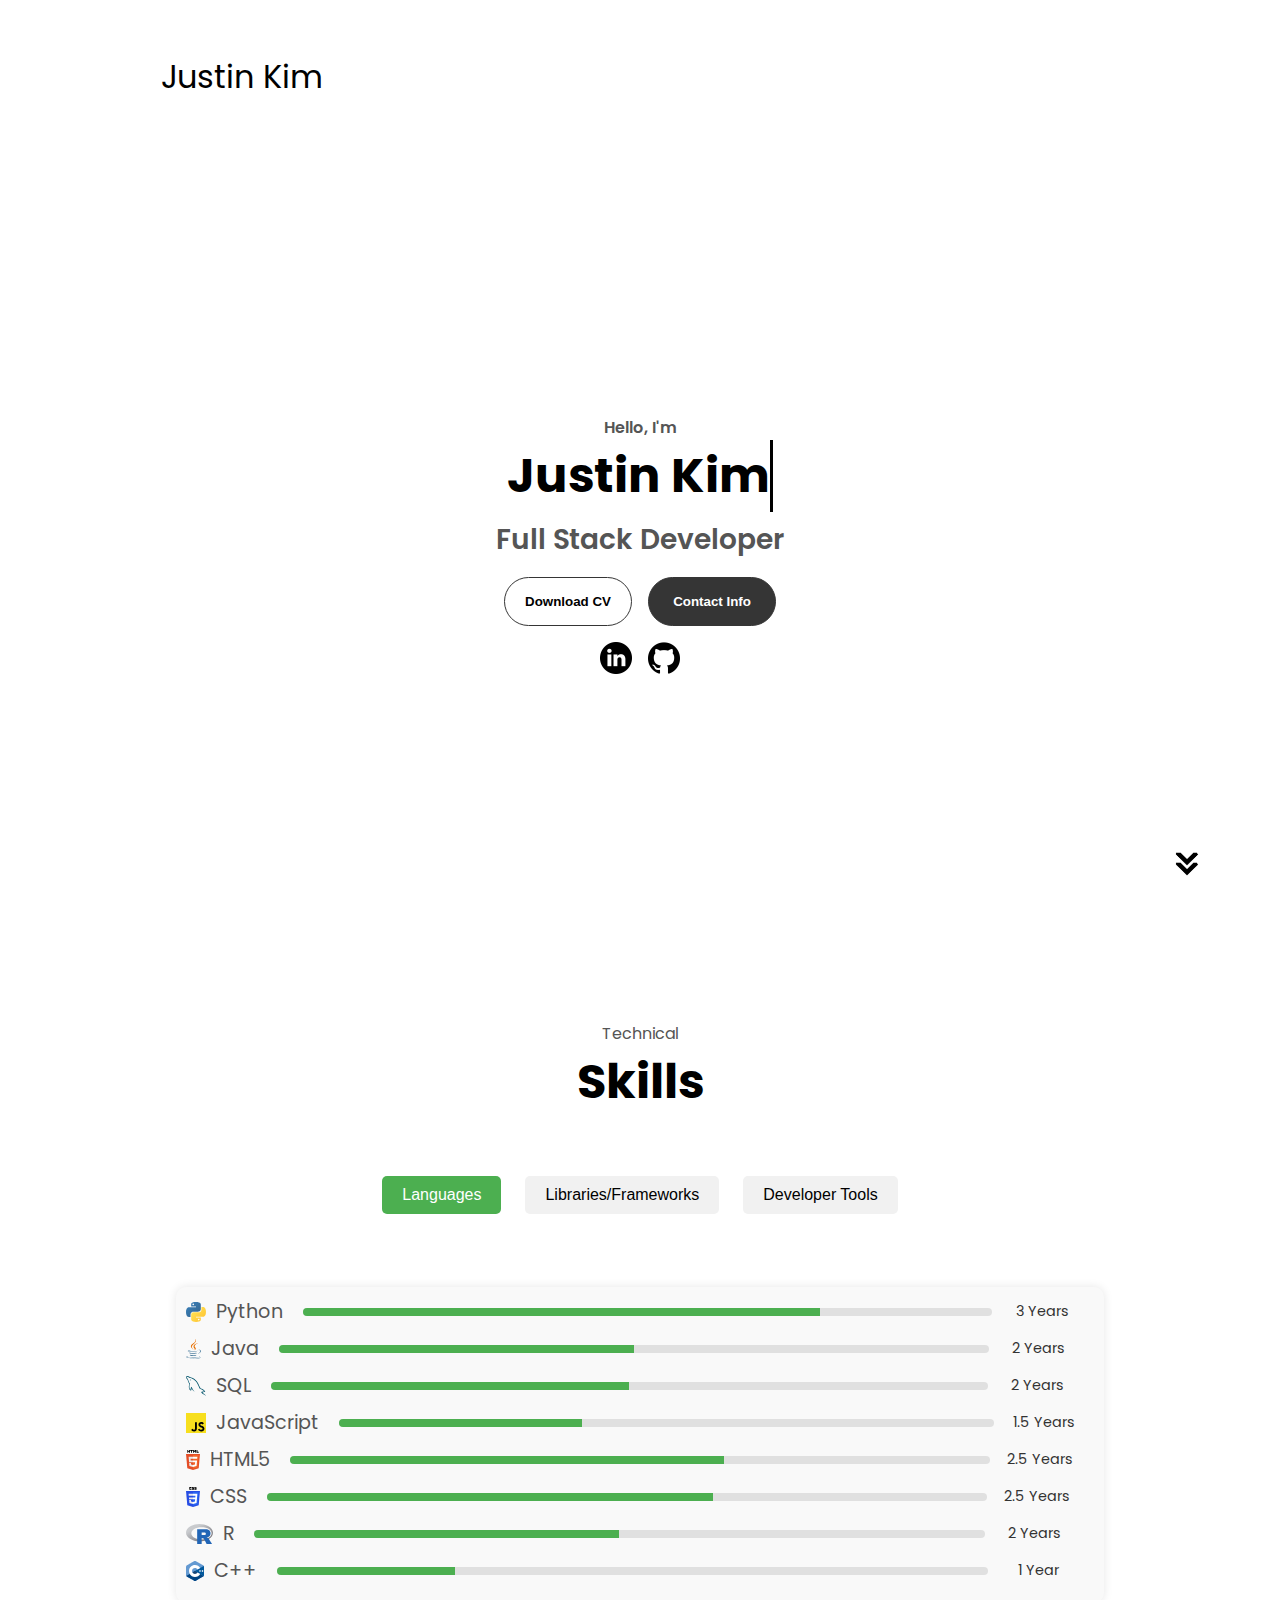
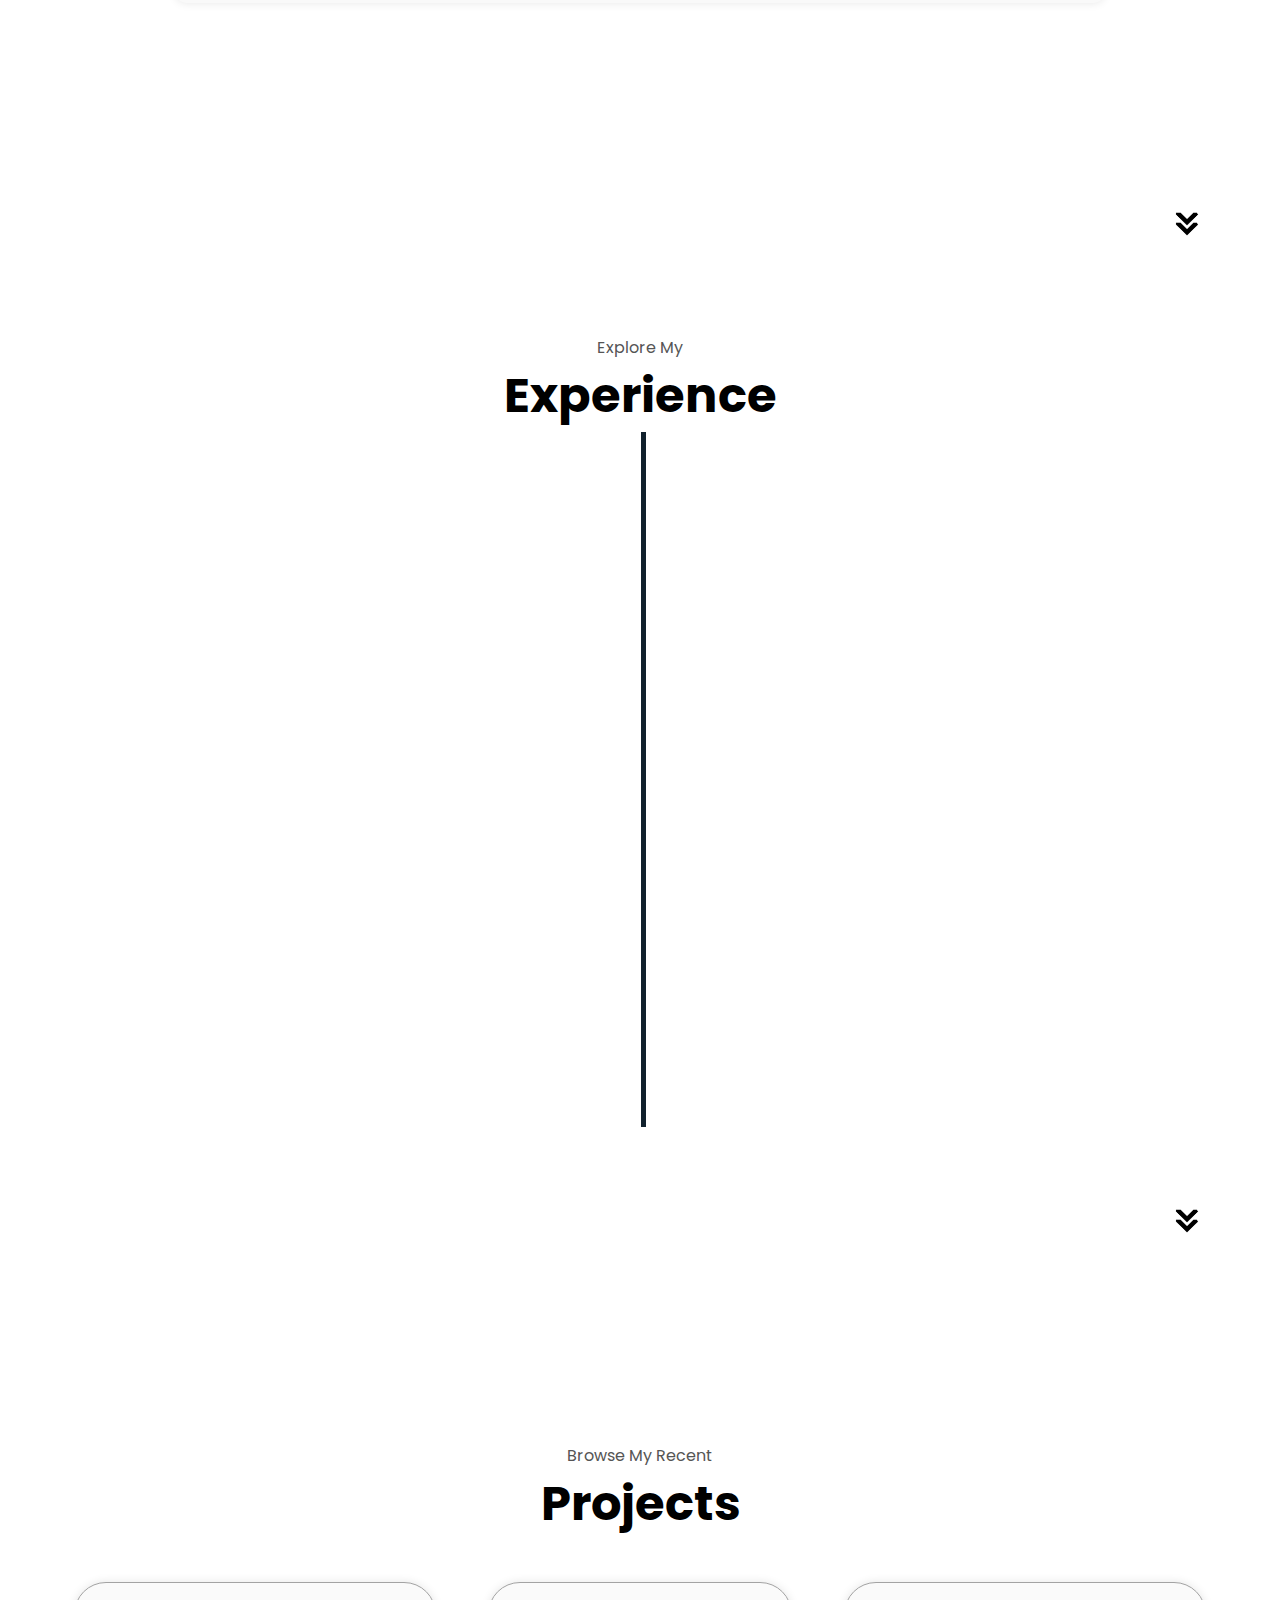
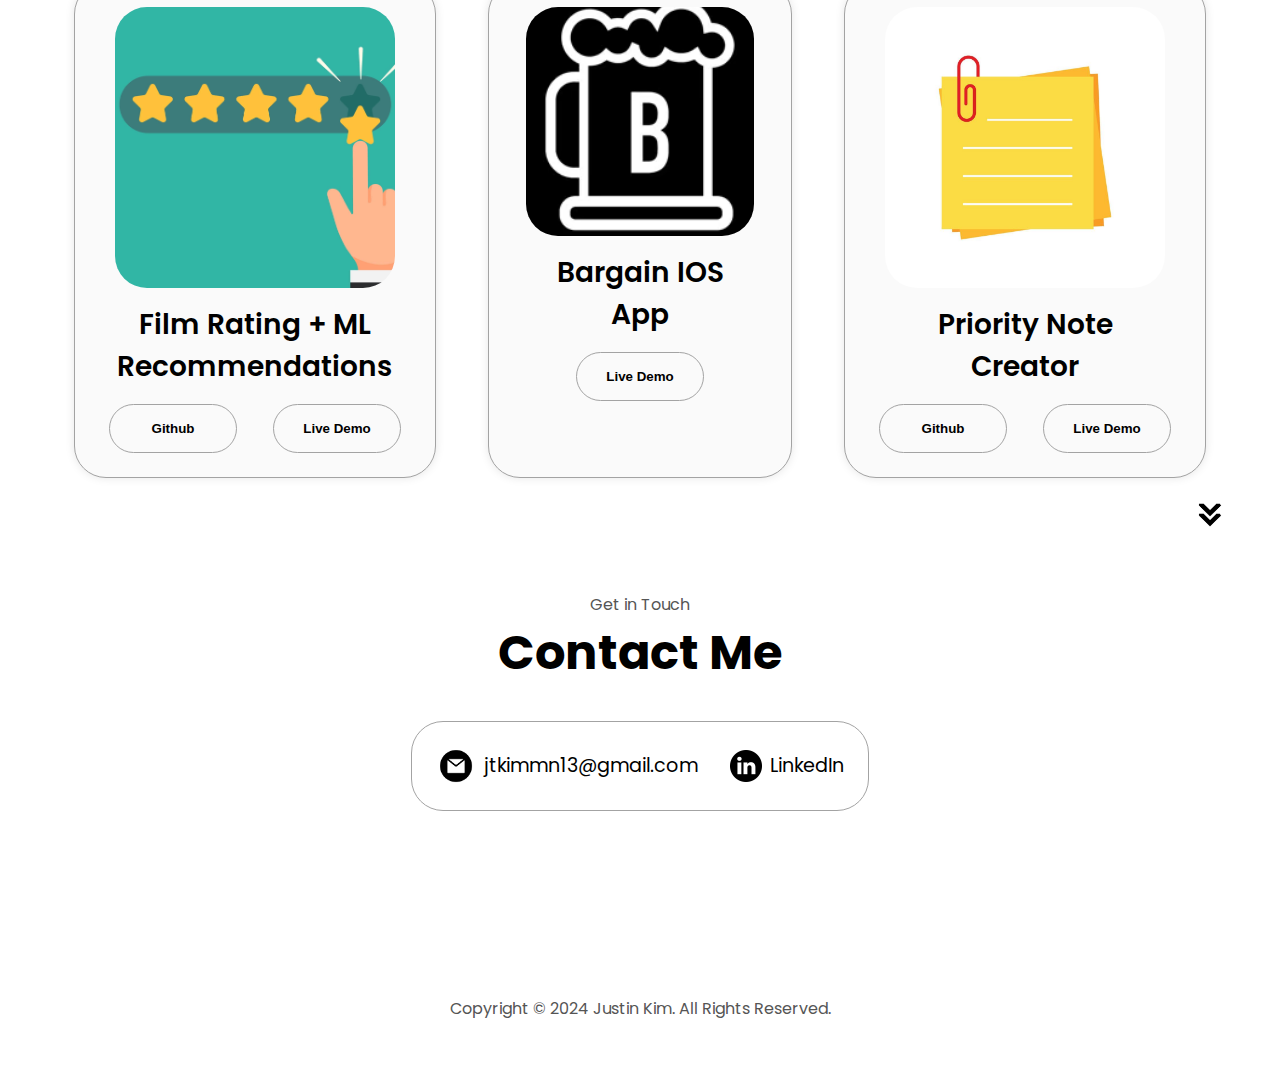
<file: index.html>
<!DOCTYPE html>
<html lang="en">
  <head>
    <meta charset="UTF-8" />
    <meta http-equiv="X-UA-Compatible" content="IE=edge" />
    <meta name="viewport" content="width=device-width, initial-scale=1.0" />
    <title>My Portfolio</title>
    <link rel="stylesheet" href="style.css" />
    <link rel="stylesheet" href="mediaqueries.css" />
  </head>
  <body>
    <nav id="desktop-nav">
      <div class="logo">Justin Kim</div>
      <div>
        <ul class="nav-links">
          <li><a href="#skills">Skills</a></li>
          <li><a href="#experience">Experience</a></li>
          <li><a href="#projects">Projects</a></li>
          <li><a href="#contact">Contact</a></li>
        </ul>
      </div>
    </nav>
    <nav id="hamburger-nav">
      <div class="logo">Justin Kim</div>
      <div class="hamburger-menu">
        <div class="hamburger-icon" onclick="toggleMenu()">
          <span></span>
          <span></span>
          <span></span>
        </div>
        <div class="menu-links">
          <li><a href="#skills" onclick="toggleMenu()">Skills</a></li>
          <li><a href="#experience" onclick="toggleMenu()">Experience</a></li>
          <li><a href="#projects" onclick="toggleMenu()">Projects</a></li>
          <li><a href="#contact" onclick="toggleMenu()">Contact</a></li>
        </div>
      </div>
    </nav>
    <section id="profile">
      <div class="section__text">
        <p class="section__text__p1">Hello, I'm</p>
        <h1 class="title typing-effect">
          Justin Kim
        </h1>      
        <p class="section__text__p2">Full Stack Developer </p>
        <div class="btn-container">
          <button
            class="btn btn-color-2"
            onclick="window.open('./assets/Resume.pdf')"
          >
            Download CV
          </button>
          <button class="btn btn-color-1" onclick="location.href='./#contact'">
            Contact Info
          </button>
        </div>
        <div id="socials-container">
          <img
            src="./assets/linkedin.png"
            alt="My LinkedIn profile"
            class="icon"
            onclick="location.href='https://www.linkedin.com/in/justin-kim-4a2781282/'"
          />
          <img
            src="./assets/github.png"
            alt="My Github profile"
            class="icon"
            onclick="location.href='https://github.com/JustinKim13'"
          />
        </div>
      </div>
      <img src="./assets/arrow.png" alt="Arrow icon" class="icon arrow" onclick="location.href='#skills'" />
    </section>

    <section id="skills">
      <p class="section__text__p1">Technical</p>
      <h1 class="title">Skills</h1>
      <nav class="tabs-container">
        <form class="container-fluid justify-content-center">
          <button class="tab-btn" type="button" onclick="openTab(event, 'Languages')">Languages</button>
          <button class="tab-btn" type="button" onclick="openTab(event, 'Frameworks')">Libraries/Frameworks</button>
          <button class="tab-btn" type="button" onclick="openTab(event, 'DevTools')">Developer Tools</button>
        </form>
      </nav>
    
      <div id="Languages" class="tab-content">
        <div class="skills-category">
          <div class="skill-box">
            <ul>
              <li>
                <img src="./assets/icons/python.svg" alt="Python" class="skill-icon" />Python
                <div class="progress-container">
                  <div class="progress-bar">
                    <div class="progress" style="width: 75%;"></div>
                  </div>
                  <span class="progress-label">3 Years</span>
                </div>
              </li>
              <li>
                <img src="./assets/icons/java.svg" alt="Java" class="skill-icon" />Java
                <div class="progress-container">
                  <div class="progress-bar">
                    <div class="progress" style="width: 50%;"></div>
                  </div>
                  <span class="progress-label">2 Years</span>
                </div>
              </li>
              <li>
                <img src="./assets/icons/mysql-icon.svg" alt="SQL" class="skill-icon" />SQL
                <div class="progress-container">
                  <div class="progress-bar">
                    <div class="progress" style="width: 50%;"></div>
                  </div>
                  <span class="progress-label">2 Years</span>
                </div>
              </li>
              <li>
                <img src="./assets/icons/javascript.svg" alt="JavaScript" class="skill-icon" />JavaScript
                <div class="progress-container">
                  <div class="progress-bar">
                    <div class="progress" style="width: 37%;"></div>
                  </div>
                  <span class="progress-label">1.5 Years</span>
                </div>
              </li>
              <li>
                <img src="./assets/icons/html-5.svg" alt="HTML5" class="skill-icon" />HTML5
                <div class="progress-container">
                  <div class="progress-bar">
                    <div class="progress" style="width: 62%;"></div>
                  </div>
                  <span class="progress-label">2.5 Years</span>
                </div>
              </li>
              <li>
                <img src="./assets/icons/css-3.svg" alt="CSS" class="skill-icon" />CSS
                <div class="progress-container">
                  <div class="progress-bar">
                    <div class="progress" style="width: 62%;"></div>
                  </div>
                  <span class="progress-label">2.5 Years</span>
                </div>
              </li>
              <li>
                <img src="./assets/icons/r-lang.svg" alt="R" class="skill-icon" />R
                <div class="progress-container">
                  <div class="progress-bar">
                    <div class="progress" style="width: 50%;"></div>
                  </div>
                  <span class="progress-label">2 Years</span>
                </div>
              </li>
              <li>
                <img src="./assets/icons/c-plusplus.svg" alt="C++" class="skill-icon" />C++
                <div class="progress-container">
                  <div class="progress-bar">
                    <div class="progress" style="width: 25%;"></div>
                  </div>
                  <span class="progress-label">1 Year</span>
                </div>
              </li>
            </ul>
          </div>
        </div>
      </div>
    
      <div id="Frameworks" class="tab-content">
        <div class="skills-category">
          <div class="skill-box">
            <ul>
              <li>
                <img src="./assets/icons/pandas-icon.svg" alt="Pandas" class="skill-icon" />Pandas
                <div class="progress-container">
                  <div class="progress-bar">
                    <div class="progress" style="width: 50%;"></div>
                  </div>
                  <span class="progress-label">2 Years</span>
                </div>
              </li>
              <li>
                <img src="./assets/icons/numpy.svg" alt="NumPy" class="skill-icon" />NumPy
                <div class="progress-container">
                  <div class="progress-bar">
                    <div class="progress" style="width: 50%;"></div>
                  </div>
                  <span class="progress-label">2 Years</span>
                </div>
              </li>
              <li>
                <img src="./assets/icons/matplotlib-icon.svg" alt="Matplotlib" class="skill-icon" />Matplotlib
                <div class="progress-container">
                  <div class="progress-bar">
                    <div class="progress" style="width: 50%;"></div>
                  </div>
                  <span class="progress-label">2 Years</span>
                </div>
              </li>
              <li>
                <img src="./assets/icons/scikitlearn.png" alt="Sci-kit Learn" class="skill-icon" />Sci-kit Learn
                <div class="progress-container">
                  <div class="progress-bar">
                    <div class="progress" style="width: 37%;"></div>
                  </div>
                  <span class="progress-label">1.5 Years</span>
                </div>
              </li>
              <li>
                <img src="./assets/icons/pytorch-icon.svg" alt="PyTorch" class="skill-icon" />PyTorch
                <div class="progress-container">
                  <div class="progress-bar">
                    <div class="progress" style="width: 37%;"></div>
                  </div>
                  <span class="progress-label">1.5 Years</span>
                </div>
              </li>
              <li>
                <img src="./assets/icons/springboot.png" alt="Springboot" class="skill-icon" />Springboot
                <div class="progress-container">
                  <div class="progress-bar">
                    <div class="progress" style="width: 25%;"></div>
                  </div>
                  <span class="progress-label">1 Year</span>
                </div>
              </li>
              <li>
                <img src="./assets/icons/postgresql.svg" alt="PostgreSQL" class="skill-icon" />PostgreSQL
                <div class="progress-container">
                  <div class="progress-bar">
                    <div class="progress" style="width: 37%;"></div>
                  </div>
                  <span class="progress-label">1.5 Years</span>
                </div>
              </li>
              <li>
                <img src="./assets/icons/react.svg" alt="React" class="skill-icon" />ReactJS
                <div class="progress-container">
                  <div class="progress-bar">
                    <div class="progress" style="width: 37%;"></div>
                  </div>
                  <span class="progress-label">1.5 Years</span>
                </div>
              </li>
              <li>
                <img src="./assets/icons/django-icon.svg" alt="Django" class="skill-icon" />Django
                <div class="progress-container">
                  <div class="progress-bar">
                    <div class="progress" style="width: 50%;"></div>
                  </div>
                  <span class="progress-label">2 Years</span>
                </div>
              </li>
              <li>
                <img src="./assets/icons/bootstrap.svg" alt="Bootstrap" class="skill-icon" />Bootstrap
                <div class="progress-container">
                  <div class="progress-bar">
                    <div class="progress" style="width: 25%;"></div>
                  </div>
                  <span class="progress-label">1 Year</span>
                </div>
              </li>
              <li>
                <img src="./assets/icons/flask.svg" alt="Flask" class="skill-icon" />Flask
                <div class="progress-container">
                  <div class="progress-bar">
                    <div class="progress" style="width: 37%;"></div>
                  </div>
                  <span class="progress-label">1.5 Years</span>
                </div>
              </li>
              <!-- <li>
                <img src="./assets/icons/angular-icon.svg" alt="Angular" class="skill-icon" />Angular
                <div class="progress-container">
                  <div class="progress-bar">
                    <div class="progress" style="width: 25%;"></div>
                  </div>
                  <span class="progress-label">1 Year</span>
                </div>
              </li>
              <li>
                <img src="./assets/icons/vue.svg" alt="Vue.js" class="skill-icon" />Vue.js
                <div class="progress-container">
                  <div class="progress-bar">
                    <div class="progress" style="width: 25%;"></div>
                  </div>
                  <span class="progress-label">1 Year</span>
                </div>
              </li>
              <li>
                <img src="./assets/icons/nodejs-icon.svg" alt="Node.js" class="skill-icon" />Node.js
                <div class="progress-container">
                  <div class="progress-bar">
                    <div class="progress" style="width: 25%;"></div>
                  </div>
                  <span class="progress-label">1 Year</span>
                </div>
              </li> -->
            </ul>
          </div>
        </div>
      </div>
    
      <div id="DevTools" class="tab-content">
        <div class="skills-category">
          <div class="skill-box">
            <ul>
              <li>
                <img src="./assets/icons/git-icon.svg" alt="Git" class="skill-icon" />Git
                <div class="progress-container">
                  <div class="progress-bar">
                    <div class="progress" style="width: 67%;"></div>
                  </div>
                  <span class="progress-label">2.5 Years</span>
                </div>
              </li>
              <li>
                <img src="./assets/icons/docker-icon.svg" alt="Docker" class="skill-icon" />Docker
                <div class="progress-container">
                  <div class="progress-bar">
                    <div class="progress" style="width: 25%;"></div>
                  </div>
                  <span class="progress-label">1 Year</span>
                </div>
              </li>
              <!-- <li>
                <img src="./assets/icons/kubernetes.svg" alt="Kubernetes" class="skill-icon" />Kubernetes
                <div class="progress-container">
                  <div class="progress-bar">
                    <div class="progress" style="width: 25%;"></div>
                  </div>
                  <span class="progress-label">1 Year</span>
                </div>
              </li> -->
              <li>
                <img src="./assets/icons/aws.svg" alt="AWS" class="skill-icon" />AWS
                <div class="progress-container">
                  <div class="progress-bar">
                    <div class="progress" style="width: 25%;"></div>
                  </div>
                  <span class="progress-label">1 Year</span>
                </div>
              </li>  
            </ul>
          </div>
        </div>
      </div>
      <img src="./assets/arrow.png" alt="Arrow icon" class="icon arrow" onclick="location.href='#experience'" />
    </section>     
    
    <section id="experience">
      <p class="section__text__p1">Explore My</p>
      <h1 class="title">Experience</h1>
      <div class="container">
        <div class="timeline">
          <div class="timeline-item left wow slideInRight" data-wow-delay="0.1s">
            <div class="timeline-text">
              <div class="timeline-date">June 2024 - Present</div>
              <h2>Machine Learning Engineer</h2>
              <h4>Astro AI Trading</h4>
            </div>
          </div>
          <div class="timeline-item right wow slideInLeft" data-wow-delay="0.1s">
            <div class="timeline-text">
              <div class="timeline-date">January 2024 - June 2024</div>
              <h2>Data Science Intern</h2>
              <h4>Astro AI Trading</h4>
            </div>
          </div>
          <div class="timeline-item left wow slideInRight" data-wow-delay="0.1s">
            <div class="timeline-text">
              <div class="timeline-date">September 2023 - January 2023</div>
              <h2>Led Software Engineering Club Team</h2>
              <h4>Madison, WI</h4>
            </div>
          </div>
          <div class="timeline-item right wow slideInLeft" data-wow-delay="0.1s">
            <div class="timeline-text">
              <div class="timeline-date">September 2023</div>
              <h2>Started at UW Madison</h2>
              <h4>Madison, WI</h4>
            </div>
          </div>
        </div>
      </div>    
      <img
        src="./assets/arrow.png"
        alt="Arrow icon"
        class="icon arrow"
        onclick="location.href='./#projects'"
      />
    </section>
    <section id="projects">
      <p class="section__text__p1">Browse My Recent</p>
      <h1 class="title">Projects</h1>
      <div class="experience-details-container">
        <div class="about-containers">
          <div class="details-container color-container">
            <div class="article-container">
              <img src="./assets/project-1.jpeg" alt="Project 1" class="project-img" />
            </div>
            <h2 class="experience-sub-title project-title">Film Rating + ML Recommendations</h2>
            <div class="btn-container">
              <button class="btn btn-color-2 project-btn" onclick="location.href='https://github.com/JustinKim13/Movie-Review-Rec-App'">
                Github
              </button>
              <button class="btn btn-color-2 project-btn" onclick="window.open('https://movie-review-rec-app-5dee-o16afu2wz.vercel.app/', '_blank')">
                Live Demo
              </button>
            </div>
          </div>          
    
          <div class="details-container color-container">
            <div class="article-container">
              <img src="./assets/project-2.png" alt="Project 2" class="project-img" />
            </div>
            <h2 class="experience-sub-title project-title">Bargain IOS App</h2>
            <div class="btn-container">
              <!-- <button class="btn btn-color-2 project-btn" onclick="location.href='https://github.com/'">
                Github
              </button> -->
              <button class="btn btn-color-2 project-btn" onclick="window.open('https://apps.apple.com/au/app/bargain-sip-and-save/id6464521870', '_blank')">
                Live Demo
              </button>
            </div>
          </div>
    
          <div class="details-container color-container">
            <div class="article-container">
              <img src="./assets/project-3.jpg" alt="Project 3" class="project-img" />
            </div>
            <h2 class="experience-sub-title project-title">Priority Note Creator</h2>
            <div class="btn-container">
              <button class="btn btn-color-2 project-btn" onclick="location.href='https://github.com/JustinKim13/Note-Creator-Full-Stack-App'">
                Github
              </button>
              <button class="btn btn-color-2 project-btn" onclick="window.open('./video3.html', '_blank')">
                Live Demo
              </button>
            </div>
          </div>
        </div>
      </div>
      <img src="./assets/arrow.png" alt="Arrow icon" class="icon arrow" onclick="location.href='./#contact'" />
    </section>    
    
    <script>
      function openVideoInNewTab() {
        window.open('./video.html', '_blank');
      }
    </script>
    
    
    <section id="contact">
      <p class="section__text__p1">Get in Touch</p>
      <h1 class="title">Contact Me</h1>
      <div class="contact-info-upper-container">
        <div class="contact-info-container">
          <img
            src="./assets/email.png"
            alt="Email icon"
            class="icon contact-icon email-icon"
          />
          <p><a href="mailto:jtkimmn13@gmail.com">jtkimmn13@gmail.com</a></p>
        </div>
        <div class="contact-info-container">
          <img
            src="./assets/linkedin.png"
            alt="LinkedIn icon"
            class="icon contact-icon"
          />
          <p><a href="https://www.linkedin.com/in/justin-kim-4a2781282/">LinkedIn</a></p>
        </div>
      </div>
    </section>
    <footer>
      <nav>
        <div class="nav-links-container">
          <ul class="nav-links">
            <li><a href="#skills">Skills</a></li>
            <li><a href="#experience">Experience</a></li>
            <li><a href="#projects">Projects</a></li>
            <li><a href="#contact">Contact</a></li>
          </ul>
        </div>
      </nav>
      <p>Copyright &#169; 2024 Justin Kim. All Rights Reserved.</p>
    </footer>
    <script src="script.js"></script>
  </body>
</html>
</file>
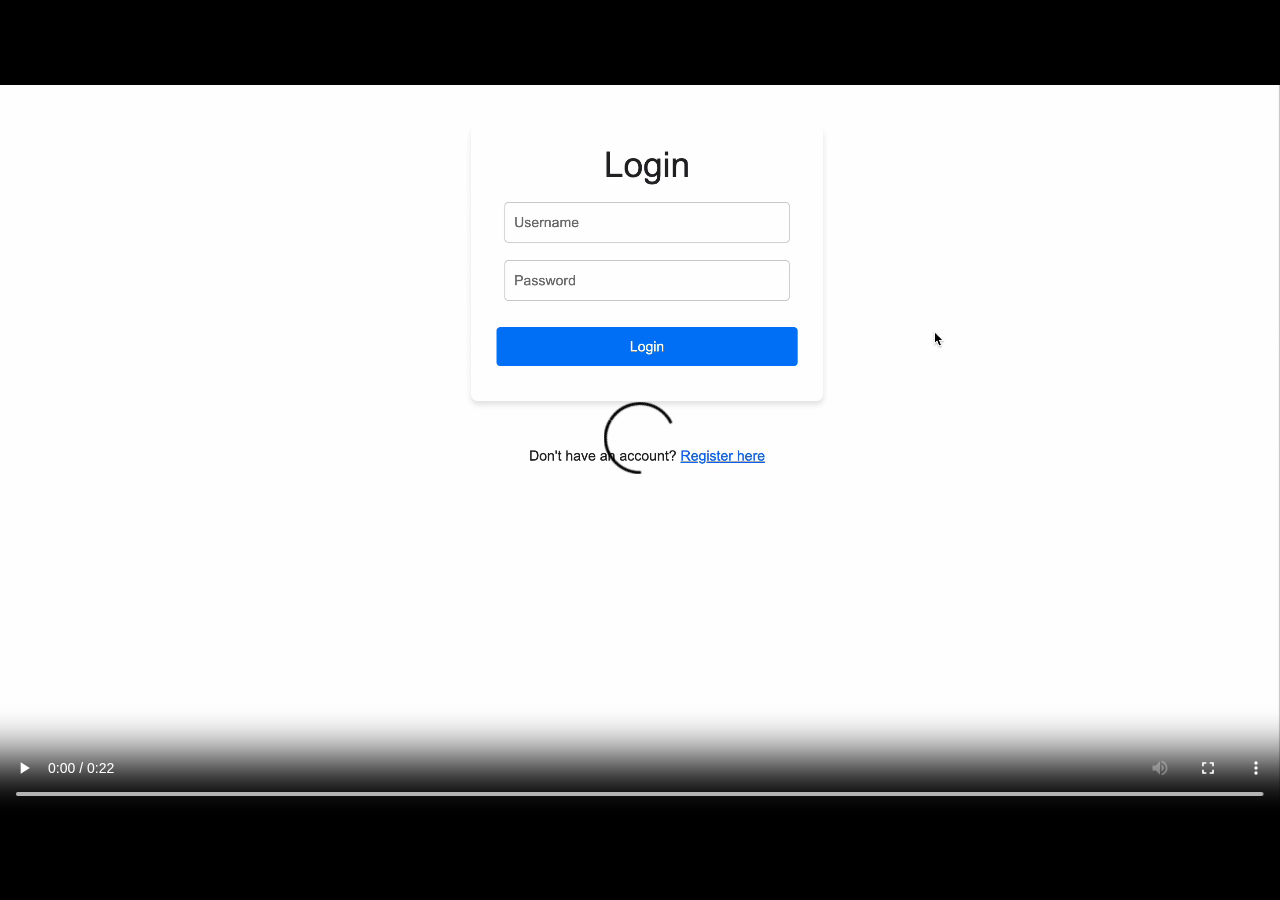
<file: video3.html>
<!DOCTYPE html>
<html lang="en">
<head>
  <meta charset="UTF-8">
  <meta name="viewport" content="width=device-width, initial-scale=1.0">
  <title>Project 3 Video Demo</title>
  <style>
    body, html {
      margin: 0;
      height: 100%;
      display: flex;
      align-items: center;
      justify-content: center;
      background: black;
    }
    video {
      width: 100%;
      height: auto;
    }
  </style>
</head>
<body>
  <video controls autoplay>
    <source src="./assets/project-3-demo-compressed.mov" type="video/mp4">
    Your browser does not support the video tag.
  </video>
</body>
</html>
</file>
<file: style.css>
/* GENERAL */

@import url("https://fonts.googleapis.com/css2?family=Poppins:wght@300;400;500;600&display=swap");

* {
  margin: 0;
  padding: 0;
}

.project-img {
  width: 100%;
  height: auto;
  object-fit: cover;
  aspect-ratio: 16/16; 
}

body {
  font-family: "Poppins", sans-serif;
}

html {
  scroll-behavior: smooth;
}

p {
  color: rgb(85, 85, 85);
}

/* TRANSITION */

a,
.btn {
  transition: all 300ms ease;
}

/* DESKTOP NAV */

nav,
.nav-links {
  display: flex;
}

nav {
  justify-content: space-around;
  align-items: center;
  height: 17vh;
}

.nav-links {
  gap: 2rem;
  list-style: none;
  font-size: 1.5rem;
}

a {
  color: black;
  text-decoration: none;
  text-decoration-color: white;
}

a:hover {
  color: grey;
  text-decoration: underline;
  text-underline-offset: 1rem;
  text-decoration-color: rgb(181, 181, 181);
}

.logo {
  font-size: 2rem;
}

.logo:hover {
  cursor: default;
}

/* HAMBURGER MENU */

#hamburger-nav {
  display: none;
}

.hamburger-menu {
  position: relative;
  display: inline-block;
}

.hamburger-icon {
  display: flex;
  flex-direction: column;
  justify-content: space-between;
  height: 24px;
  width: 30px;
  cursor: pointer;
}

.hamburger-icon span {
  width: 100%;
  height: 2px;
  background-color: black;
  transition: all 0.3 ease-in-out;
}

.menu-links {
  position: absolute;
  top: 100%;
  right: 0;
  background-color: white;
  width: fit-content;
  max-height: 0;
  overflow: hidden;
  transition: all 0.3 ease-in-out;
}

.menu-links a {
  display: block;
  padding: 10px;
  text-align: center;
  font-size: 1.5rem;
  color: black;
  text-decoration: none;
  transition: all 0.3 ease-in-out;
}

.menu-links li {
  list-style: none;
}

.menu-links.open {
  max-height: 300px;
}

.hamburger-icon.open span:first-child {
  transform: rotate(45deg) translate(10px, 5px);
}

.hamburger-icon.open span:nth-child(2) {
  opacity: 0;
}

.hamburger-icon.open span:last-child {
  transform: rotate(-45deg) translate(10px, -5px);
}

.hamburger-icon span:first-child {
  transform: none;
}

.hamburger-icon span:first-child {
  opacity: 1;
}

.hamburger-icon span:first-child {
  transform: none;
}

/* SECTIONS */

section {
  padding-top: 4vh;
  height: 96vh;
  margin: 0 10rem;
  box-sizing: border-box;
  min-height: fit-content;
}

.section-container {
  display: flex;
}

/* PROFILE SECTION */

/* Adding animation to Name */
.typing-effect {
  overflow: hidden;
  white-space: nowrap;
  border-right: 3px solid black;
  display: inline-block; /* Ensures it behaves like inline text */
  animation: typing 3.5s steps(12, end) forwards, blink-caret 0.75s step-end infinite;
}

@keyframes typing {
  from { width: 0; }
  to { width: 100%; }
}

@keyframes blink-caret {
  from, to { border-color: transparent; }
  50% { border-color: black; }
}

/* Menu item slide-in animation */
@keyframes slideInFromTop {
  from {
      transform: translateY(-100%);
      opacity: 0;
  }
  to {
      transform: translateY(0);
      opacity: 1;
  }
}

.nav-links li {
  opacity: 0; /* Start with items hidden */
  transform: translateY(-100%);
  animation: slideInFromTop 0.7s forwards;
}

.nav-links li:nth-child(1) {
  animation-delay: 0.2s;
}

.nav-links li:nth-child(2) {
  animation-delay: 0.4s;
}

.nav-links li:nth-child(3) {
  animation-delay: 0.6s;
}

.nav-links li:nth-child(4) {
  animation-delay: 0.8s;
}

#profile {
  display: flex;
  justify-content: center;
  gap: 5rem;
  height: 80vh;
}

.section__pic-container {
  display: flex;
  height: 400px;
  width: 400px;
  margin: auto 0;
}

.section__text {
  align-self: center;
  text-align: center;
}

.section__text p {
  font-weight: 600;
}

.section__text__p1 {
  text-align: center;
}

.section__text__p2 {
  font-size: 1.75rem;
  margin-bottom: 1rem;
}

.title {
  font-size: 3rem;
  text-align: center;
}

#socials-container {
  display: flex;
  justify-content: center;
  margin-top: 1rem;
  gap: 1rem;
}

/* ICONS */

.icon {
  cursor: pointer;
  height: 2rem;
}

/* BUTTONS */

.btn-container {
  display: flex;
  justify-content: center;
  gap: 1rem;
}

.btn {
  font-weight: 600;
  transition: all 300ms ease;
  padding: 1rem;
  width: 8rem;
  border-radius: 2rem;
}

.btn-color-1,
.btn-color-2 {
  border: rgb(53, 53, 53) 0.1rem solid;
}

.btn-color-1:hover,
.btn-color-2:hover {
  cursor: pointer;
}

.btn-color-1,
.btn-color-2:hover {
  background: rgb(53, 53, 53);
  color: white;
}

.btn-color-1:hover {
  background: rgb(0, 0, 0);
}

.btn-color-2 {
  background: none;
}

.btn-color-2:hover {
  border: rgb(255, 255, 255) 0.1rem solid;
}

.btn-container {
  gap: 1rem;
}

/* SKILLS SECTION */

#skills {
  position: relative;
  padding-top: 25px;
}

.tabs-container {
  display: flex;
  justify-content: center;
  margin-bottom: 0px;
}

.tab-btn {
  padding: 10px 20px;
  border: none;
  background: #f1f1f1;
  cursor: pointer;
  margin: 0 10px;
  font-size: 16px;
  border-radius: 5px;
  transition: background 0.3s ease;
}

.tab-btn:hover,
.tab-btn.active {
  background: #4caf50;
  color: white;
}

.tab-content {
  display: none;
}

.tab-content.active {
  display: block;
}

.skills-category {
  flex: 1;
  min-width: 200px;
  margin: 1rem;
}

.skills-category h2 {
  font-size: 1.5rem;
  margin-bottom: 0.5rem;
  color: #333;
}

.skill-box {
  background: #f9f9f9;
  border-radius: 10px;
  padding: 10px;
  box-shadow: 0 0 10px rgba(0, 0, 0, 0.1);
}

.skills-category ul {
  list-style-type: none;
  padding: 0;
}

.skills-category ul li {
  font-size: 1.2rem;
  margin-bottom: 0.5rem;
  color: #555;
  display: flex;
  align-items: center;
  white-space: nowrap;
}

.skill-icon {
  height: 20px;
  margin-right: 10px;
}

.progress-container {
  display: flex;
  align-items: center;
  width: 100%; /* Set a fixed width for the container */
}

.progress-bar {
  position: relative;
  background: #e0e0e0;
  border-radius: 5px;
  overflow: hidden;
  width: 85%; /* Adjust this to set the size of the progress bar */
  margin-left: 20px;
}

.progress {
  height: 8px;
  background: #4caf50;
}

.progress-label {
  margin-left: 10px;
  margin-right: 10px;
  font-size: 0.9rem;
  font-style: bold;
  color: #333;
  position: relative;
  text-align: center;
  width: 80px;
}

/* EXPERIENCE SECTION */

#experience {
  position: relative;
  padding-top: 100px;
  padding-bottom: 100px;
}

#experience .container {
  max-width: 1200px;
  margin: 0 auto;
}

#experience .timeline {
  position: relative;
  width: 100%;
  padding-top: 40px;
}

#experience .timeline::after { 
  content: "";
  position: absolute;
  width: 5px;
  background: #11212d;
  top: 0;
  bottom: 0;
  left: 50%;
  margin-left: 1px;
}

#experience .timeline .timeline-item {
  position: relative;
  background: inherit;
  width: 50%;
  margin-bottom: 30px;
}

#experience .timeline .timeline-item.left {
  left: -20px;
  padding-right: 5px; 
}

#experience .timeline .timeline-item.right {
  left: 50%;
  padding-left: 30px; 
}

#experience .timeline .timeline-item::after {
  content: "";
  position: absolute;
  width: 16px;
  height: 16px;
  top: 48px;
  right: -8px;
  background: #ffffff;
  border: 2px solid #11212d;
  border-radius: 16px;
  z-index: 1;
}

#experience .timeline .timeline-item.right::after {
  left: -7px;
}

#experience .timeline .timeline-item.left::after {
  right: -28px;
}

#experience .timeline .timeline-item::before {
  content: "";
  position: absolute;
  width: 0;
  height: 0;
  top: 46px;
  right: 10px;
  z-index: 1;
  border: 10px solid;
  border-color: transparent transparent transparent #dddddd;
}

#experience .timeline .timeline-item.right::before {
  left: 10px;
  border-color: transparent #dddddd transparent transparent;
}

#experience .timeline .timeline-item.left::before {
  right: -15px; 
  border-color: transparent transparent transparent #dddddd;
}

#experience .timeline .timeline-date {
  position: absolute;
  width: 100%;
  top: 44px;
  font-size: 16px;
  font-weight: 600;
  color: #11212d;
  text-transform: uppercase;
  letter-spacing: 1px;
  z-index: 1;
}

#experience .timeline .timeline-item.left .timeline-date {
  text-align: left;
  left: calc(100% + 60px); 
}

#experience .timeline .timeline-item.right .timeline-date {
  text-align: right;
  right: calc(100% + 70px); 
}

#experience .timeline .timeline-text {
  padding: 30px;
  background: #ffffff;
  position: relative;
  border-right: 5px solid #dddddd;
  box-shadow: 0 0 60px rgba(0, 0, 0, 0.08);
}

#experience .timeline .timeline-item.right .timeline-text {
  border-right: none;
  border-left: 5px solid #dddddd;
}

#experience .timeline .timeline-text h2 {
  margin: 0 0 5px 0;
  font-size: 22px;
  font-weight: 600;
}

#experience .timeline .timeline-text h4 {
  margin: 0 0 10px 0;
  font-size: 16px;
  font-style: italic;
  font-weight: 400;
}

#experience .timeline .timeline-text p {
  margin: 0;
  font-size: 16px;
}

@media (max-width: 767.98px) {
  #experience .timeline::after {
    left: 8px;
  }

  #experience .timeline .timeline-item {
    width: 100%;
    padding-left: 38px;
  }

  #experience .timeline .timeline-item.left {
    padding-right: 10px;
  }

  #experience .timeline .timeline-item.right {
    left: 0%;
    padding-left: 38px;
  }

  #experience .timeline .timeline-item.left::after,
  #experience .timeline .timeline-item.right::after {
    left: 0;
  }

  #experience .timeline .timeline-item.left::before,
  #experience .timeline .timeline-item.right::before {
    left: 18px;
    border-color: transparent #dddddd transparent transparent;
  }

  #experience .timeline .timeline-item.left .timeline-date,
  #experience .timeline .timeline-item.right .timeline-date {
    position: relative;
    top: 0;
    right: auto;
    left: 0;
    text-align: left;
    margin-bottom: 10px;
  }

  #experience .timeline .timeline-item.left .timeline-text,
  #experience .timeline .timeline-item.right .timeline-text {
    border-right: none;
    border-left: 5px solid #dddddd;
    padding-bottom: 50px;
  }
}

/* Slide-in animation */
@keyframes slideInFromLeft {
  from {
    opacity: 0;
    transform: translateX(-100%);
  }
  to {
    opacity: 1;
    transform: translateX(0);
  }
}

@keyframes slideInFromRight {
  from {
    opacity: 0;
    transform: translateX(100%);
  }
  to {
    opacity: 1;
    transform: translateX(0);
  }
}

.timeline-item {
  opacity: 0; 
  transform: translateX(100%); 
  transition: transform 1.5s ease, opacity 1.5s ease; 
}

.timeline-item.left.animate {
  animation: slideInFromLeft 1.5s forwards;
}

.timeline-item.right.animate {
  animation: slideInFromRight 1.5s forwards;
}

/* PROJECTS SECTION */

#projects {
  position: relative;
  padding: 4vh 0;
  margin-top: 150px;
  margin-left: auto;  
  margin-right: 0; 
  max-width: 90%;     
}

.color-container {
  border-color: rgb(163, 163, 163);
  background: rgb(250, 250, 250);
  padding: 20px;
  margin-bottom: 20px;
  border-radius: 10px;
  box-shadow: 0 0 10px rgba(0, 0, 0, 0.1);
}

.project-img {
  border-radius: 10px;
  width: 100%;
  max-width: 400px;
  height: auto;
}

.project-title {
  margin: 1rem 0;
  color: black;
  text-align: center;
}

.project-btn {
  color: black;
  border-color: rgb(163, 163, 163);
  margin: 0 10px;
}

.btn-container {
  display: flex;
  justify-content: center;
  margin-top: 10px;
}

.article-container {
  display: flex;
  justify-content: center;
  align-items: center;
  margin-bottom: 10px;
}

.details-container {
  padding: 20px;
  background: white;
  border-radius: 10px;
  box-shadow: 0 0 10px rgba(0, 0, 0, 0.1);
  margin: 10px;
}

  /* HAMBURGER MENU */
  
  #hamburger-nav {
    display: none;
  }
  
  .hamburger-menu {
    position: relative;
    display: inline-block;
  }
  
  .hamburger-icon {
    display: flex;
    flex-direction: column;
    justify-content: space-between;
    height: 24px;
    width: 30px;
    cursor: pointer;
  }
  
  .hamburger-icon span {
    width: 100%;
    height: 2px;
    background-color: black;
    transition: all 0.3 ease-in-out;
  }
  
  .menu-links {
    position: absolute;
    top: 100%;
    right: 0;
    background-color: white;
    width: fit-content;
    max-height: 0;
    overflow: hidden;
    transition: all 0.3 ease-in-out;
  }
  
  .menu-links a {
    display: block;
    padding: 10px;
    text-align: center;
    font-size: 1.5rem;
    color: black;
    text-decoration: none;
    transition: all 0.3 ease-in-out;
  }
  
  .menu-links li {
    list-style: none;
  }
  
  .menu-links.open {
    max-height: 300px;
  }
  
  .hamburger-icon.open span:first-child {
    transform: rotate(45deg) translate(10px, 5px);
  }
  
  .hamburger-icon.open span:nth-child(2) {
    opacity: 0;
  }
  
  .hamburger-icon.open span:last-child {
    transform: rotate(-45deg) translate(10px, -5px);
  }
  
  .hamburger-icon span:first-child {
    transform: none;
  }
  
  .hamburger-icon span:first-child {
    opacity: 1;
  }
  
  .hamburger-icon span:first-child {
    transform: none;
  }
  
  /* SECTIONS */
  
  section {
    padding-top: 4vh;
    height: 96vh;
    margin: 0 10rem;
    box-sizing: border-box;
    min-height: fit-content;
  }
  
  .section-container {
    display: flex;
  }
  
  /* PROFILE SECTION */
  
  #profile {
    display: flex;
    justify-content: center;
    gap: 5rem;
    height: 80vh;
    position: relative;
  }
  
  .section__pic-container {
    display: flex;
    height: 400px;
    width: 400px;
    margin: auto 0;
  }
  
  .section__text {
    align-self: center;
    text-align: center;
  }
  
  .section__text p {
    font-weight: 600;
  }
  
  .section__text__p1 {
    text-align: center;
  }
  
  .section__text__p2 {
    font-size: 1.75rem;
    margin-bottom: 1rem;
  }
  
  .title {
    font-size: 3rem;
    text-align: center;
  }
  
  #socials-container {
    display: flex;
    justify-content: center;
    margin-top: 1rem;
    gap: 1rem;
  }
  
  /* ICONS */
  
  .icon {
    cursor: pointer;
    height: 2rem;
  }
  
  /* BUTTONS */
  
  .btn-container {
    display: flex;
    justify-content: center;
    gap: 1rem;
  }
  
  .btn {
    font-weight: 600;
    transition: all 300ms ease;
    padding: 1rem;
    width: 8rem;
    border-radius: 2rem;
  }
  
  .btn-color-1,
  .btn-color-2 {
    border: rgb(53, 53, 53) 0.1rem solid;
  }
  
  .btn-color-1:hover,
  .btn-color-2:hover {
    cursor: pointer;
  }
  
  .btn-color-1,
  .btn-color-2:hover {
    background: rgb(53, 53, 53);
    color: white;
  }
  
  .btn-color-1:hover {
    background: rgb(0, 0, 0);
  }
  
  .btn-color-2 {
    background: none;
  }
  
  .btn-color-2:hover {
    border: rgb(255, 255, 255) 0.1rem solid;
  }
  
  .btn-container {
    gap: 1rem;
  }
  
  /* ABOUT SECTION */
  
  #about {
    position: relative;
  }
  
  .about-containers {
    gap: 2rem;
    margin-bottom: 2rem;
    margin-top: 2rem;
  }
  
  .about-details-container {
    justify-content: center;
    flex-direction: column;
  }
  
  .about-containers,
  .about-details-container {
    display: flex;
  }
  
  .about-pic {
    border-radius: 2rem;
  }
  
  .icon.arrow {
    position: absolute;
    left: 107%;
    transform: translateX(-50%);
    bottom: 20px; 
    cursor: pointer;
  }
  
  .details-container {
    padding: 1.5rem;
    flex: 1;
    background: white;
    border-radius: 2rem;
    border: rgb(53, 53, 53) 0.1rem solid;
    border-color: rgb(163, 163, 163);
    text-align: center;
  }
  
  .section-container {
    gap: 4rem;
    height: 80%;
  }
  
  .section__pic-container {
    height: 400px;
    width: 400px;
    margin: auto 0;
  }
  
  /* EXPERIENCE SECTION */
  
  #experience {
    position: relative;
    padding-top: 75px;
  }
  
  .experience-sub-title {
    color: rgb(85, 85, 85);
    font-weight: 600;
    font-size: 1.75rem;
    margin-bottom: 2rem;
  }
  
  .experience-details-container {
    display: flex;
    justify-content: center;
    flex-direction: column;
  }
  
  .article-container {
    display: flex;
    text-align: initial;
    flex-wrap: wrap;
    flex-direction: row;
    gap: 2.5rem;
    justify-content: space-around;
  }
  
  article {
    display: flex;
    width: 10rem;
    justify-content: space-around;
    gap: 0.5rem;
  }
  
  article .icon {
    cursor: default;
  }
  
  /* PROJECTS SECTION */
  
  #projects {
    position: relative;
    padding: 4vh 0;
    margin-top: 150px; 
    margin-left: auto;  
    margin-right: auto; 
    max-width: 90%;     
  }

  #projects .icon.arrow {
    position: absolute;
    bottom: 25px; 
    left: 99.5%; 
    transform: translateX(-50%); 
    cursor: pointer;
  }
  
  .color-container {
    border-color: rgb(163, 163, 163);
    background: rgb(250, 250, 250);
  }
  
  .project-img {
    border-radius: 2rem;
    width: 90%;
    height: 90%;
  }
  
  .project-title {
    margin: 1rem;
    color: black;
  }
  
  .project-btn {
    color: black;
    border-color: rgb(163, 163, 163);
  }

  
  /* CONTACT */
  
  #contact {
    display: flex;
    justify-content: center;
    flex-direction: column;
    height: 70vh;
  }
  
  .contact-info-upper-container {
    display: flex;
    justify-content: center;
    border-radius: 2rem;
    border: rgb(53, 53, 53) 0.1rem solid;
    border-color: rgb(163, 163, 163);
    background: (250, 250, 250);
    margin: 2rem auto;
    padding: 0.5rem;
  }
  
  .contact-info-container {
    display: flex;
    align-items: center;
    justify-content: center;
    gap: 0.5rem;
    margin: 1rem;
  }
  
  .contact-info-container p {
    font-size: larger;
  }
  
  .contact-icon {
    cursor: default;
  }
  
  .email-icon {
    height: 2.5rem;
  }
  
  /* FOOTER SECTION */
  
  footer {
    height: 26vh;
    margin: 0 1rem;
  }
  
  footer p {
    text-align: center;
    height: 2.5rem;
  }


/* FOOTER SECTION */

footer {
  height: 26vh;
  margin: 0 1rem;
}

footer p {
  text-align: center;
}
</file>
<file: mediaqueries.css>
@media screen and (max-width: 1400px) {
  #profile {
    height: 83vh;
    margin-bottom: 6rem;
  }
  .about-containers {
    flex-wrap: wrap;
  }
  #contact,
  #projects {
    height: fit-content;
  }
}

@media screen and (max-width: 1200px) {
  #desktop-nav {
    display: none;
  }
  #hamburger-nav {
    display: flex;
  }
  #experience,
  .experience-details-container {
    margin-top: 2rem;
  }
  #profile,
  .section-container {
    display: block;
  }
  .arrow {
    display: none;
  }
  section,
  .section-container {
    height: fit-content;
  }
  section {
    margin: 0 5%;
  }
  .section__pic-container {
    width: 275px;
    height: 275px;
    margin: 0 auto 2rem;
  }
  .about-containers {
    margin-top: 0;
  }
}

@media screen and (max-width: 600px) {
  #contact,
  footer {
    height: 40vh;
  }
  #profile {
    height: 83vh;
    margin-bottom: 0;
  }
  article {
    font-size: 1rem;
  }
  footer nav {
    height: fit-content;
    margin-bottom: 2rem;
  }
  .about-containers,
  .contact-info-upper-container,
  .btn-container {
    flex-wrap: wrap;
  }
  .contact-info-container {
    margin: 0;
  }
  .contact-info-container p,
  .nav-links li a {
    font-size: 1rem;
  }
  .experience-sub-title {
    font-size: 1.25rem;
  }
  .logo {
    font-size: 1.5rem;
  }
  .nav-links {
    flex-direction: column;
    gap: 0.5rem;
    text-align: center;
  }
  .section__pic-container {
    width: auto;
    height: 46vw;
    justify-content: center;
  }
  .section__text__p2 {
    font-size: 1.25rem;
  }
  .title {
    font-size: 2rem;
  }
  .text-container {
    text-align: justify;
  }
}
</file>
